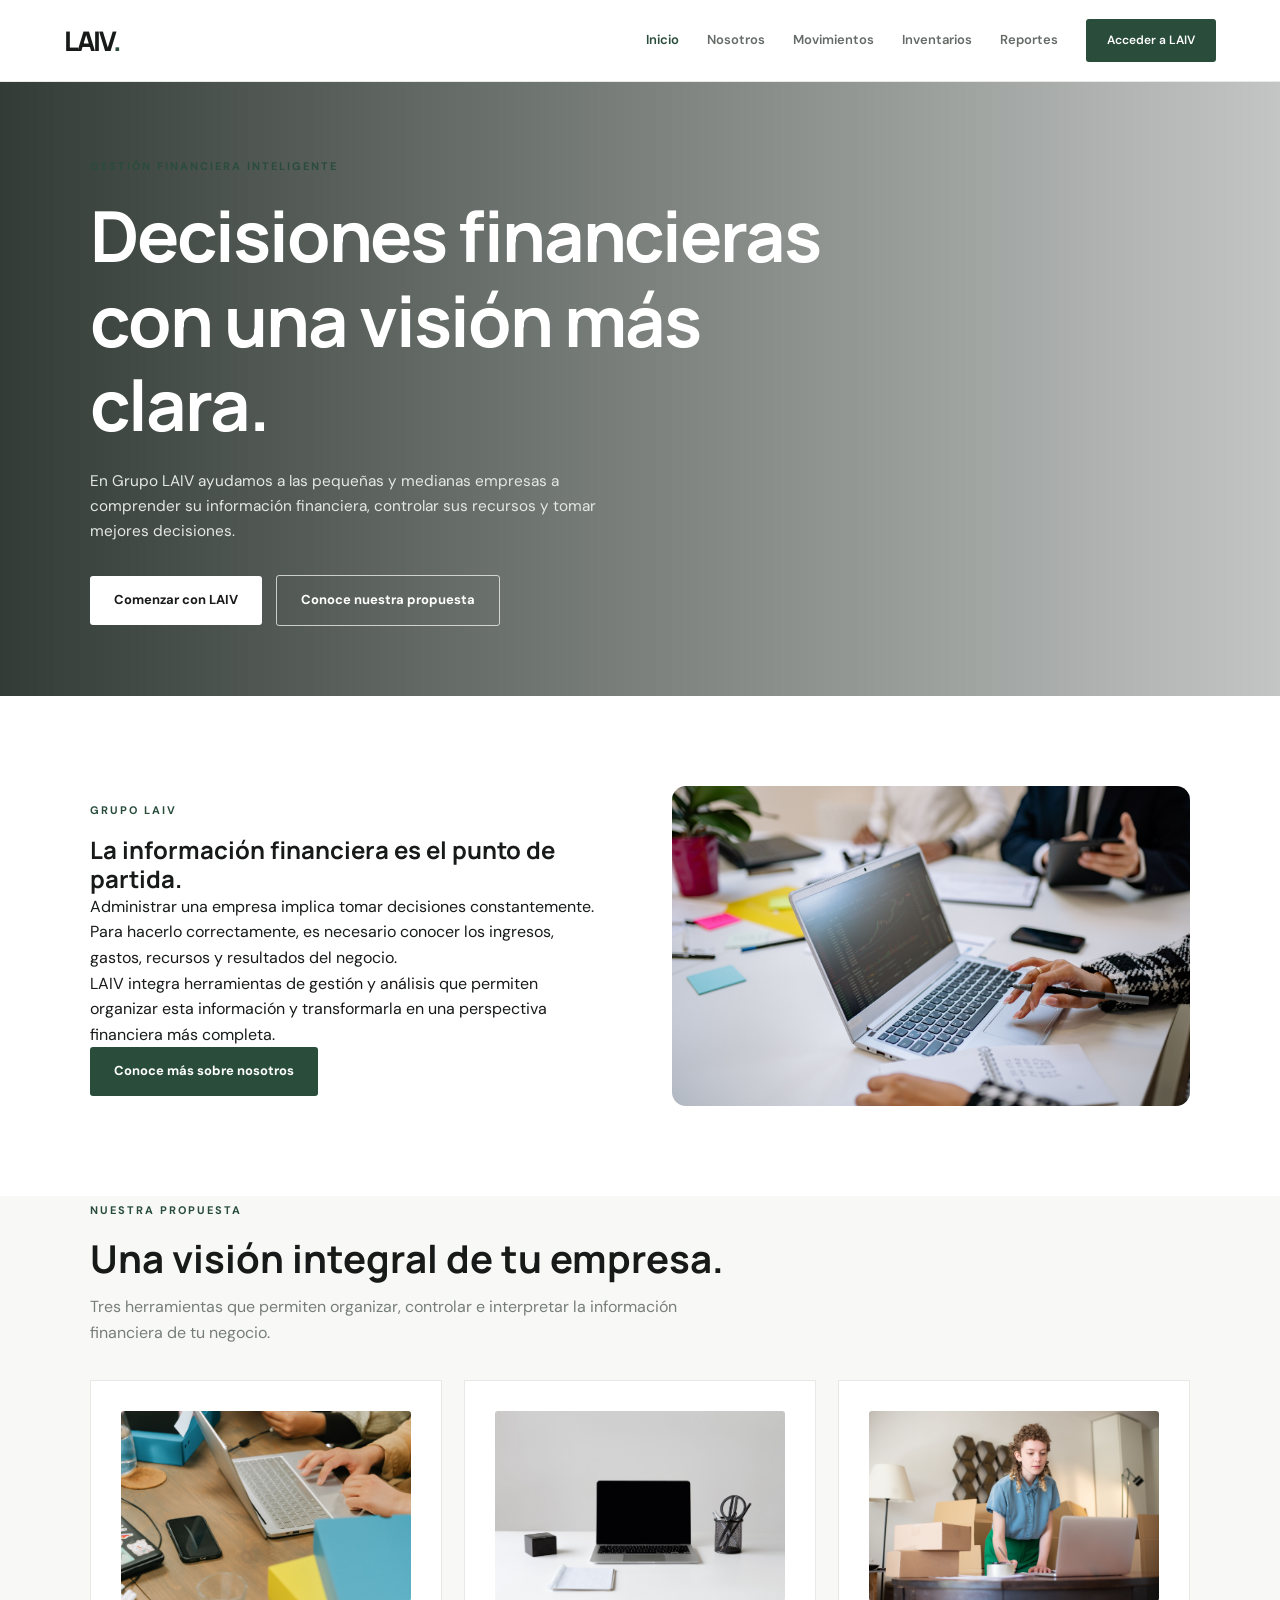
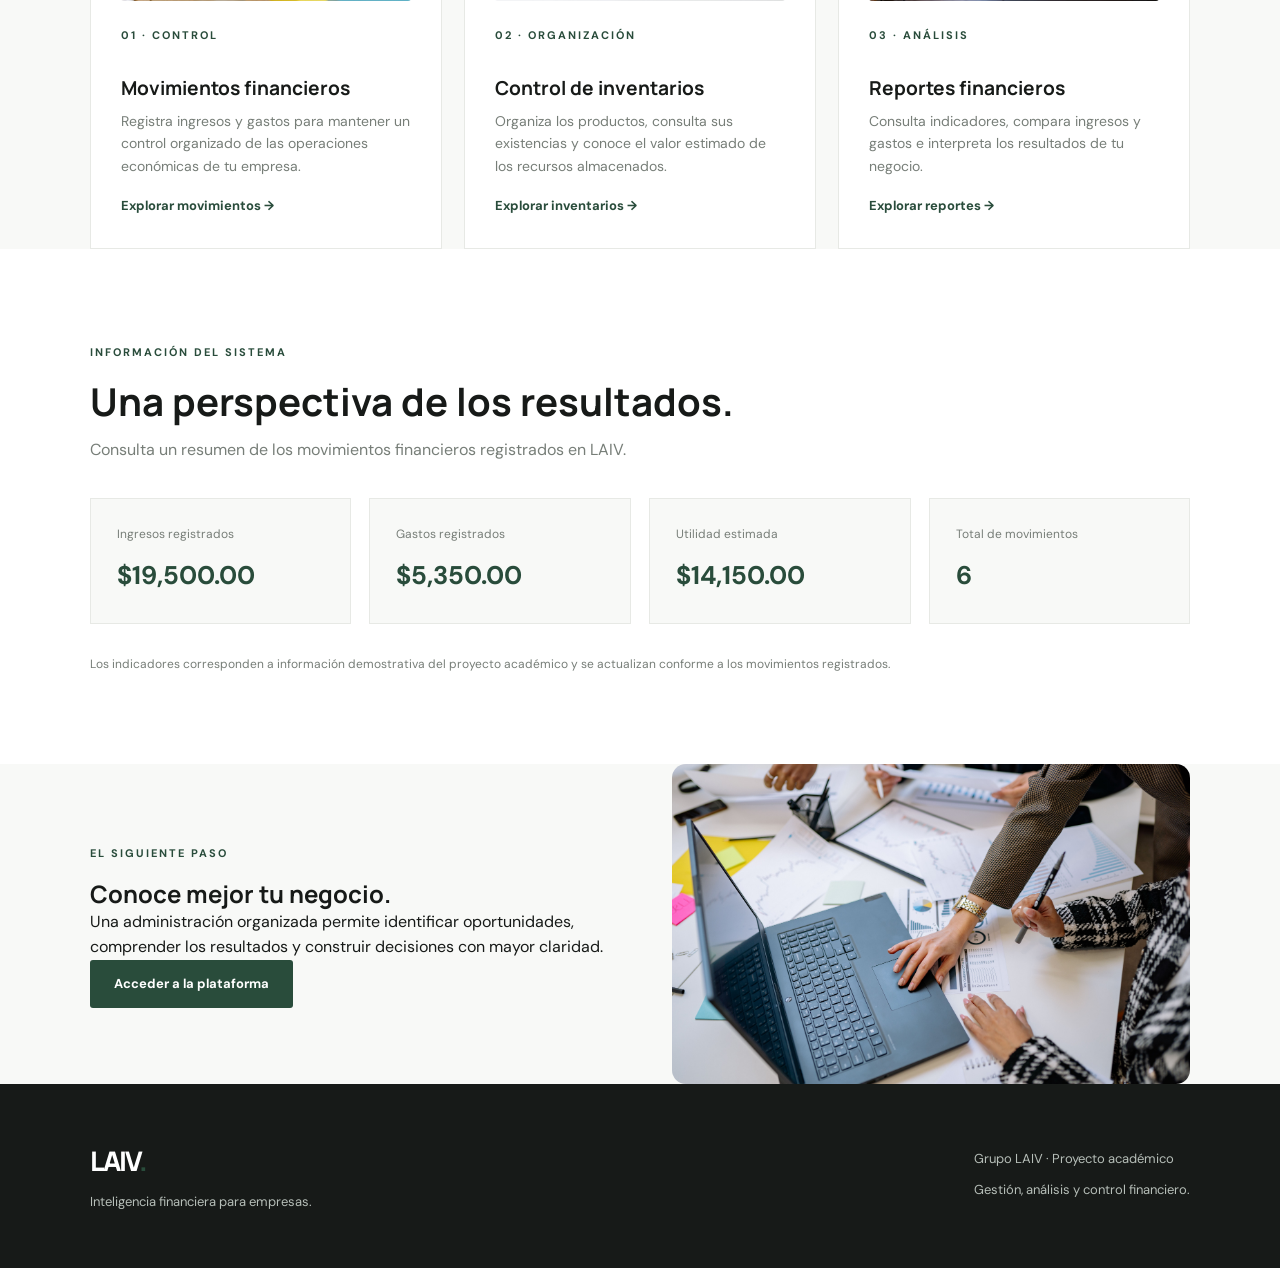
<file: LAIV-ENTREGABLE/index.html>
<!DOCTYPE html>
<html lang="es">
<head>
    <meta charset="UTF-8">
    <meta name="viewport" content="width=device-width, initial-scale=1.0">
    <meta name="description" content="Grupo LAIV: soluciones de gestión y análisis financiero para pequeñas y medianas empresas.">
    <title>Inicio | Grupo LAIV</title>

    <link rel="stylesheet" href="css/styles.css">

    <script src="js/app.js" defer></script>
    <script src="js/auth.js" defer></script>
</head>

<body>

<header class="site-header">
    <a href="index.html" class="brand">LAIV<span>.</span></a>

    <nav class="navigation">
        <a href="index.html" class="nav-link active">Inicio</a>
        <a href="historia.html" class="nav-link">Nosotros</a>
        <a href="movimientos.html" class="nav-link">Movimientos</a>
        <a href="inventarios.html" class="nav-link">Inventarios</a>
        <a href="reportes.html" class="nav-link">Reportes</a>
        <a href="login.html" class="nav-cta">Acceder a LAIV</a>
    </nav>
</header>

<main>

    <!-- PRESENTACIÓN PRINCIPAL -->
    <section class="hero">
        <div class="hero-content">
            <span class="eyebrow">Gestión financiera inteligente</span>

            <h1>
                Decisiones financieras
                con una visión más clara.
            </h1>

            <p>
                En Grupo LAIV ayudamos a las pequeñas y medianas
                empresas a comprender su información financiera,
                controlar sus recursos y tomar mejores decisiones.
            </p>

            <div class="hero-actions">
                <a href="login.html" class="button-primary">
                    Comenzar con LAIV
                </a>

                <a href="historia.html" class="button-secondary">
                    Conoce nuestra propuesta
                </a>
            </div>
        </div>
    </section>


    <!-- INTRODUCCIÓN -->
    <section class="content-section">
        <div class="section-container two-columns">

            <div>
                <span class="eyebrow">Grupo LAIV</span>

                <h2>
                    La información financiera
                    es el punto de partida.
                </h2>

                <p>
                    Administrar una empresa implica tomar decisiones
                    constantemente. Para hacerlo correctamente,
                    es necesario conocer los ingresos, gastos,
                    recursos y resultados del negocio.
                </p>

                <p>
                    LAIV integra herramientas de gestión y análisis
                    que permiten organizar esta información y
                    transformarla en una perspectiva financiera
                    más completa.
                </p>

                <a href="historia.html" class="button-primary">
                    Conoce más sobre nosotros
                </a>
            </div>

            <img
                class="section-image"
                src="assets/images/inicio-equipo.jpg"
                alt="Análisis de información financiera en una computadora"
            >

        </div>
    </section>


    <!-- PROPUESTA DE VALOR -->
    <section class="soft-section">
        <div class="section-container">

            <div class="section-heading">
                <span class="eyebrow">Nuestra propuesta</span>

                <h2>
                    Una visión integral de tu empresa.
                </h2>

                <p>
                    Tres herramientas que permiten organizar,
                    controlar e interpretar la información
                    financiera de tu negocio.
                </p>
            </div>

            <div class="feature-grid">

                <article class="feature-card">
                    <img
                        src="assets/images/movimientos-finanzas.jpg"
                        alt="Registro y análisis de movimientos financieros"
                    >

                    <div class="feature-card-content">
                        <span class="eyebrow">01 · Control</span>

                        <h3>Movimientos financieros</h3>

                        <p>
                            Registra ingresos y gastos para mantener
                            un control organizado de las operaciones
                            económicas de tu empresa.
                        </p>

                        <a href="movimientos.html">
                            Explorar movimientos →
                        </a>
                    </div>
                </article>


                <article class="feature-card">
                    <img
                        src="assets/images/inventarios-stock.jpg"
                        alt="Organización y control de inventarios"
                    >

                    <div class="feature-card-content">
                        <span class="eyebrow">02 · Organización</span>

                        <h3>Control de inventarios</h3>

                        <p>
                            Organiza los productos, consulta sus
                            existencias y conoce el valor estimado
                            de los recursos almacenados.
                        </p>

                        <a href="inventarios.html">
                            Explorar inventarios →
                        </a>
                    </div>
                </article>


                <article class="feature-card">
                    <img
                        src="assets/images/reportes-analisis.jpg"
                        alt="Visualización de indicadores y reportes"
                    >

                    <div class="feature-card-content">
                        <span class="eyebrow">03 · Análisis</span>

                        <h3>Reportes financieros</h3>

                        <p>
                            Consulta indicadores, compara ingresos
                            y gastos e interpreta los resultados
                            de tu negocio.
                        </p>

                        <a href="reportes.html">
                            Explorar reportes →
                        </a>
                    </div>
                </article>

            </div>
        </div>
    </section>


    <!-- INDICADORES -->
    <section class="content-section">
        <div class="section-container">

            <div class="section-heading">
                <span class="eyebrow">Información del sistema</span>

                <h2>
                    Una perspectiva de los resultados.
                </h2>

                <p>
                    Consulta un resumen de los movimientos
                    financieros registrados en LAIV.
                </p>
            </div>

            <div class="stats-grid">

                <article class="stat-card">
                    <span>Ingresos registrados</span>
                    <strong id="total-income">$0.00</strong>
                </article>

                <article class="stat-card">
                    <span>Gastos registrados</span>
                    <strong id="total-expenses">$0.00</strong>
                </article>

                <article class="stat-card">
                    <span>Utilidad estimada</span>
                    <strong id="total-profit">$0.00</strong>
                </article>

                <article class="stat-card">
                    <span>Total de movimientos</span>
                    <strong id="total-movements">0</strong>
                </article>

            </div>

            <p class="demo-note">
                Los indicadores corresponden a información
                demostrativa del proyecto académico y se actualizan
                conforme a los movimientos registrados.
            </p>

        </div>
    </section>


    <!-- CIERRE -->
    <section class="soft-section">
        <div class="section-container two-columns">

            <div>
                <span class="eyebrow">El siguiente paso</span>

                <h2>
                    Conoce mejor tu negocio.
                </h2>

                <p>
                    Una administración organizada permite identificar
                    oportunidades, comprender los resultados y
                    construir decisiones con mayor claridad.
                </p>

                <a href="login.html" class="button-primary">
                    Acceder a la plataforma
                </a>
            </div>

            <img
                class="section-image"
                src="assets/images/nosotros-equipo.jpg"
                alt="Equipo de trabajo colaborando en una empresa"
            >

        </div>
    </section>

</main>


<footer class="site-footer">
    <div class="footer-content">

        <div>
            <div class="brand">LAIV<span>.</span></div>
            <p>Inteligencia financiera para empresas.</p>
        </div>

        <div>
            <p>Grupo LAIV · Proyecto académico</p>
            <p>Gestión, análisis y control financiero.</p>
        </div>

    </div>
</footer>

</body>
</html>
</file>
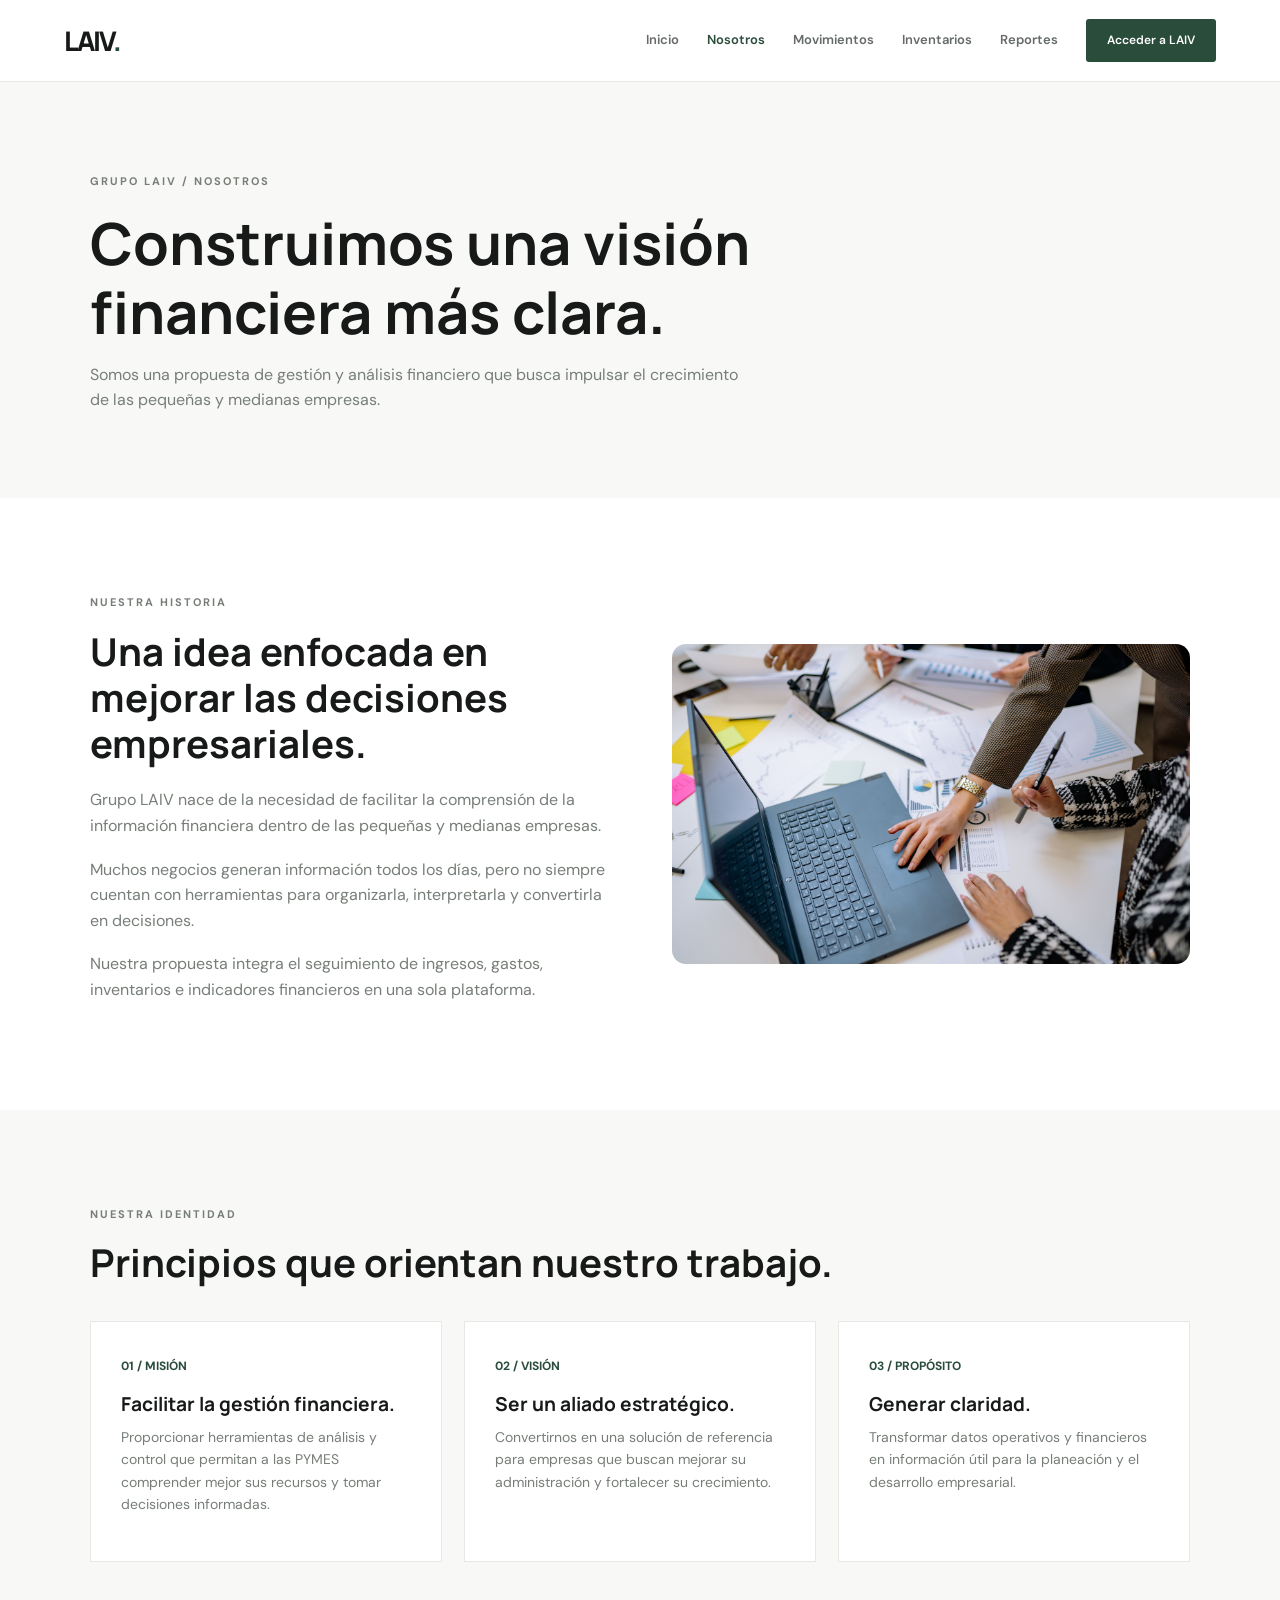
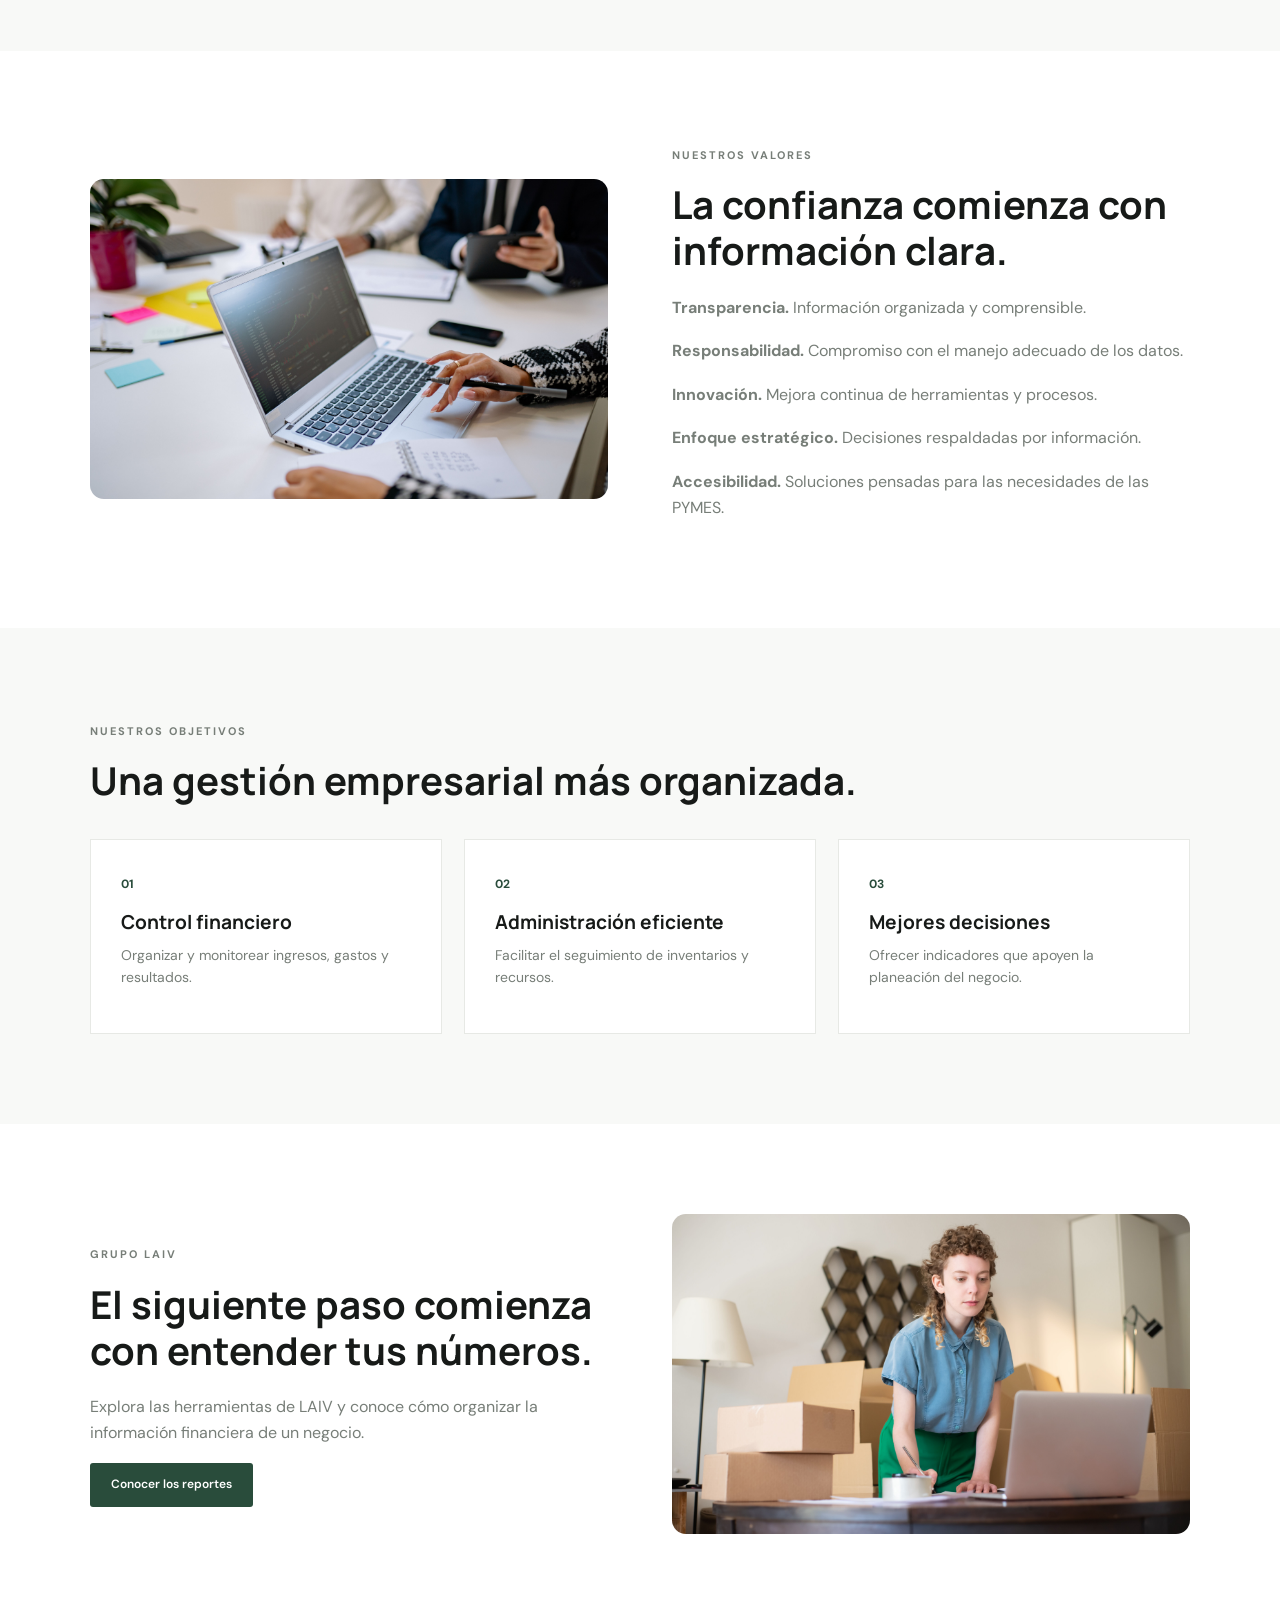
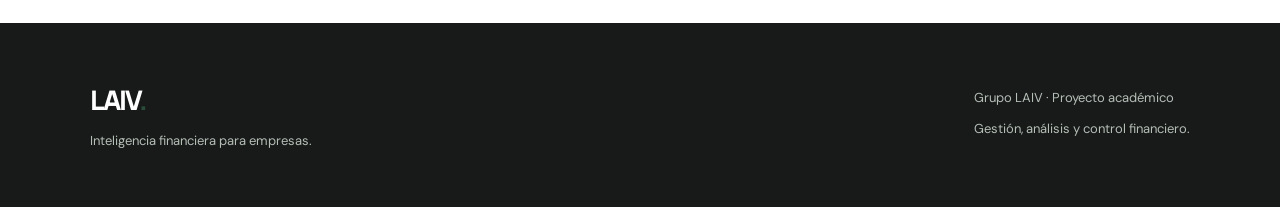
<file: LAIV-ENTREGABLE/historia.html>
<!DOCTYPE html>
<html lang="es">
<head>
    <meta charset="UTF-8">
    <meta name="viewport" content="width=device-width, initial-scale=1.0">
    <title>Nosotros | Grupo LAIV</title>
    <link rel="stylesheet" href="css/styles.css">
    <script src="js/auth.js" defer></script>
</head>
<body>

<header class="site-header">
    <a href="index.html" class="brand">LAIV<span>.</span></a>

    <nav class="navigation">
        <a href="index.html" class="nav-link">Inicio</a>
        <a href="historia.html" class="nav-link active">Nosotros</a>
        <a href="movimientos.html" class="nav-link">Movimientos</a>
        <a href="inventarios.html" class="nav-link">Inventarios</a>
        <a href="reportes.html" class="nav-link">Reportes</a>
        <a href="login.html" class="nav-cta">Acceder a LAIV</a>
    </nav>
</header>

<main class="main-content">

    <section class="page-hero">
        <div class="page-container">
            <p class="eyebrow">GRUPO LAIV / NOSOTROS</p>
            <h1>Construimos una visión financiera más clara.</h1>
            <p>
                Somos una propuesta de gestión y análisis financiero
                que busca impulsar el crecimiento de las pequeñas
                y medianas empresas.
            </p>
        </div>
    </section>

    <section class="content-section">
        <div class="page-container two-columns">
            <div class="section-copy">
                <p class="eyebrow">NUESTRA HISTORIA</p>
                <h2>Una idea enfocada en mejorar las decisiones empresariales.</h2>

                <p>
                    Grupo LAIV nace de la necesidad de facilitar la
                    comprensión de la información financiera dentro
                    de las pequeñas y medianas empresas.
                </p>

                <p>
                    Muchos negocios generan información todos los días,
                    pero no siempre cuentan con herramientas para
                    organizarla, interpretarla y convertirla en decisiones.
                </p>

                <p>
                    Nuestra propuesta integra el seguimiento de ingresos,
                    gastos, inventarios e indicadores financieros en
                    una sola plataforma.
                </p>
            </div>

            <img
                class="section-image"
                src="assets/images/nosotros-equipo.jpg"
                alt="Equipo profesional colaborando en una oficina">
        </div>
    </section>

    <section class="content-section soft-section">
        <div class="page-container">
            <div class="section-heading">
                <p class="eyebrow">NUESTRA IDENTIDAD</p>
                <h2>Principios que orientan nuestro trabajo.</h2>
            </div>

            <div class="feature-grid">
                <article class="feature-card">
                    <span class="feature-number">01 / MISIÓN</span>
                    <h3>Facilitar la gestión financiera.</h3>
                    <p>
                        Proporcionar herramientas de análisis y control
                        que permitan a las PYMES comprender mejor sus
                        recursos y tomar decisiones informadas.
                    </p>
                </article>

                <article class="feature-card">
                    <span class="feature-number">02 / VISIÓN</span>
                    <h3>Ser un aliado estratégico.</h3>
                    <p>
                        Convertirnos en una solución de referencia para
                        empresas que buscan mejorar su administración
                        y fortalecer su crecimiento.
                    </p>
                </article>

                <article class="feature-card">
                    <span class="feature-number">03 / PROPÓSITO</span>
                    <h3>Generar claridad.</h3>
                    <p>
                        Transformar datos operativos y financieros
                        en información útil para la planeación
                        y el desarrollo empresarial.
                    </p>
                </article>
            </div>
        </div>
    </section>

    <section class="content-section">
        <div class="page-container two-columns">
            <img
                class="section-image"
                src="assets/images/inicio-equipo.jpg"
                alt="Equipo de trabajo planeando estrategias">

            <div class="section-copy">
                <p class="eyebrow">NUESTROS VALORES</p>
                <h2>La confianza comienza con información clara.</h2>

                <p><strong>Transparencia.</strong> Información organizada y comprensible.</p>

                <p><strong>Responsabilidad.</strong> Compromiso con el manejo adecuado de los datos.</p>

                <p><strong>Innovación.</strong> Mejora continua de herramientas y procesos.</p>

                <p><strong>Enfoque estratégico.</strong> Decisiones respaldadas por información.</p>

                <p><strong>Accesibilidad.</strong> Soluciones pensadas para las necesidades de las PYMES.</p>
            </div>
        </div>
    </section>

    <section class="content-section soft-section">
        <div class="page-container">
            <div class="section-heading">
                <p class="eyebrow">NUESTROS OBJETIVOS</p>
                <h2>Una gestión empresarial más organizada.</h2>
            </div>

            <div class="feature-grid">
                <article class="feature-card">
                    <span class="feature-number">01</span>
                    <h3>Control financiero</h3>
                    <p>Organizar y monitorear ingresos, gastos y resultados.</p>
                </article>

                <article class="feature-card">
                    <span class="feature-number">02</span>
                    <h3>Administración eficiente</h3>
                    <p>Facilitar el seguimiento de inventarios y recursos.</p>
                </article>

                <article class="feature-card">
                    <span class="feature-number">03</span>
                    <h3>Mejores decisiones</h3>
                    <p>Ofrecer indicadores que apoyen la planeación del negocio.</p>
                </article>
            </div>
        </div>
    </section>

    <section class="content-section">
        <div class="page-container two-columns">
            <div class="section-copy">
                <p class="eyebrow">GRUPO LAIV</p>
                <h2>El siguiente paso comienza con entender tus números.</h2>
                <p>
                    Explora las herramientas de LAIV y conoce cómo
                    organizar la información financiera de un negocio.
                </p>
                <a href="reportes.html" class="nav-cta">Conocer los reportes</a>
            </div>

            <img
                class="section-image"
                src="assets/images/reportes-analisis.jpg"
                alt="Análisis de información empresarial en una computadora">
        </div>
    </section>

</main>

<footer class="site-footer">
    <div class="footer-content">
        <div>
            <div class="brand">LAIV<span>.</span></div>
            <p>Inteligencia financiera para empresas.</p>
        </div>
        <div>
            <p>Grupo LAIV · Proyecto académico</p>
            <p>Gestión, análisis y control financiero.</p>
        </div>
    </div>
</footer>

</body>
</html>
</file>
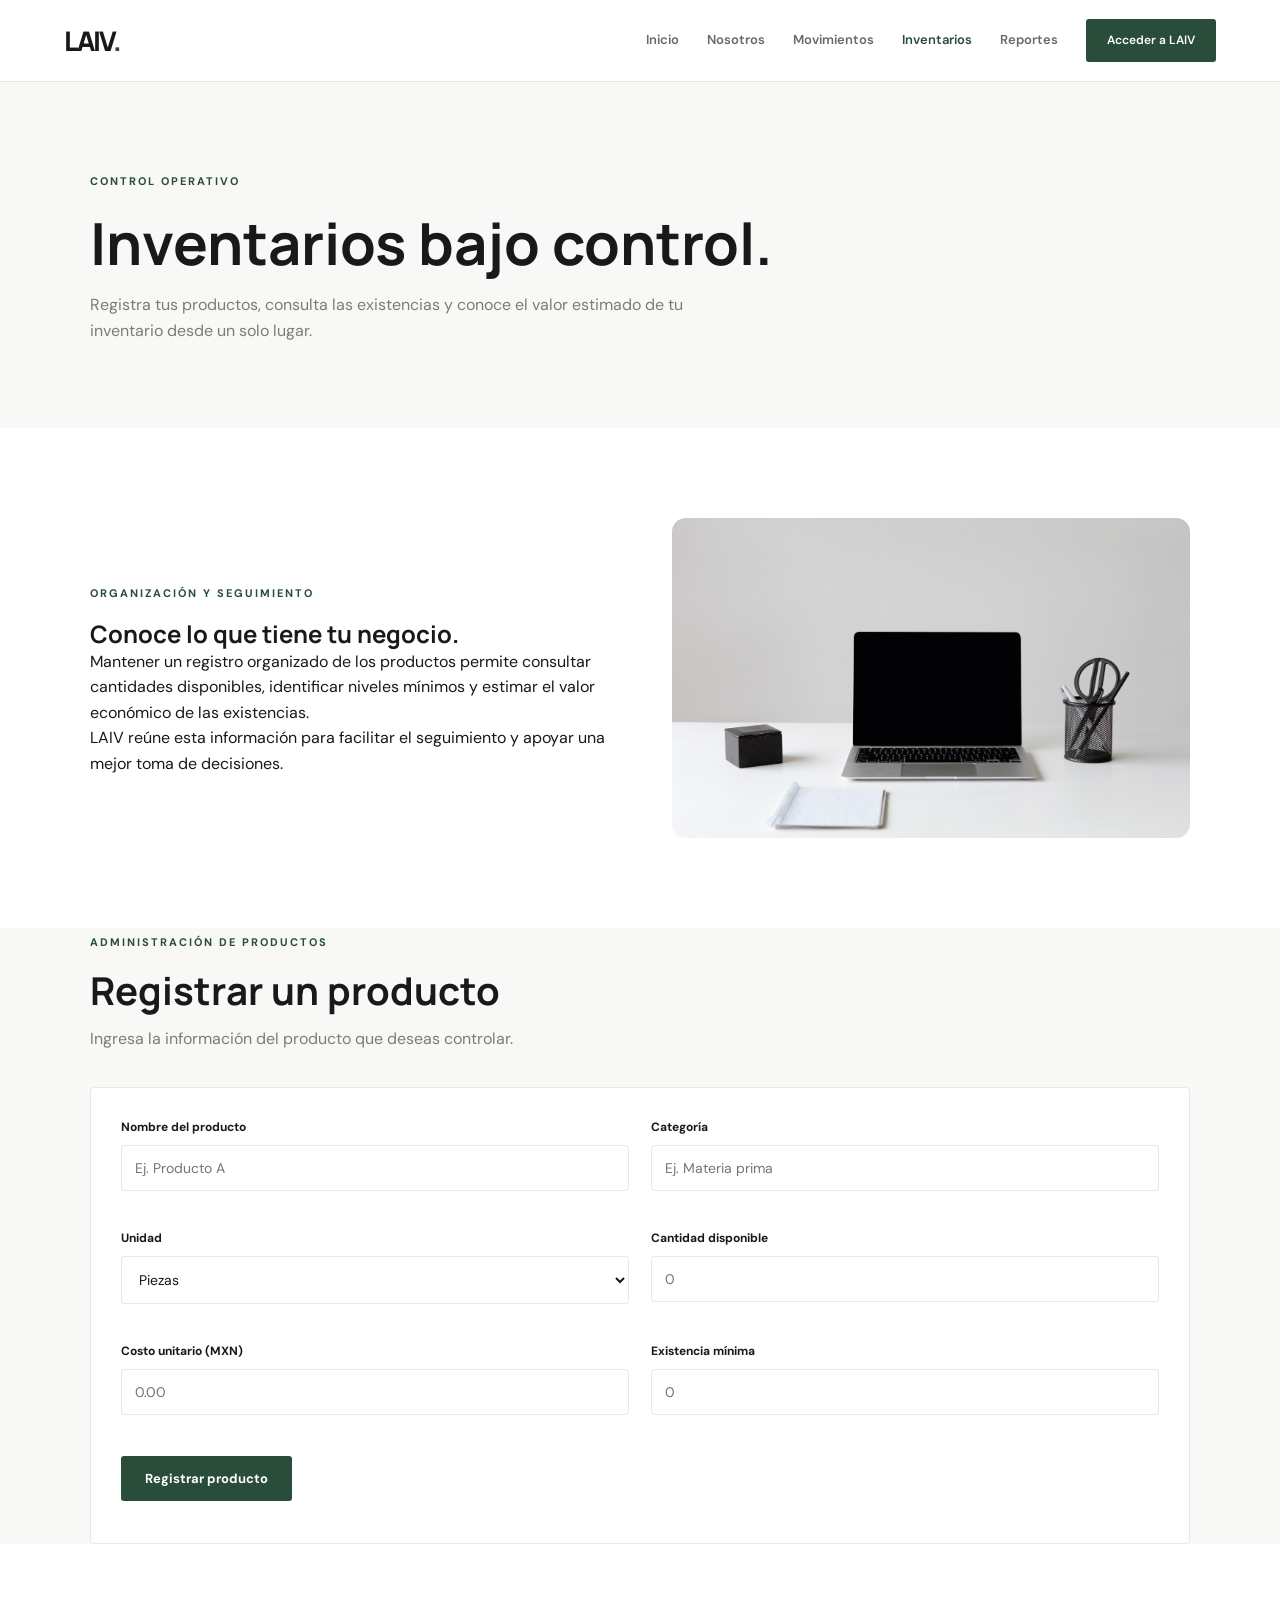
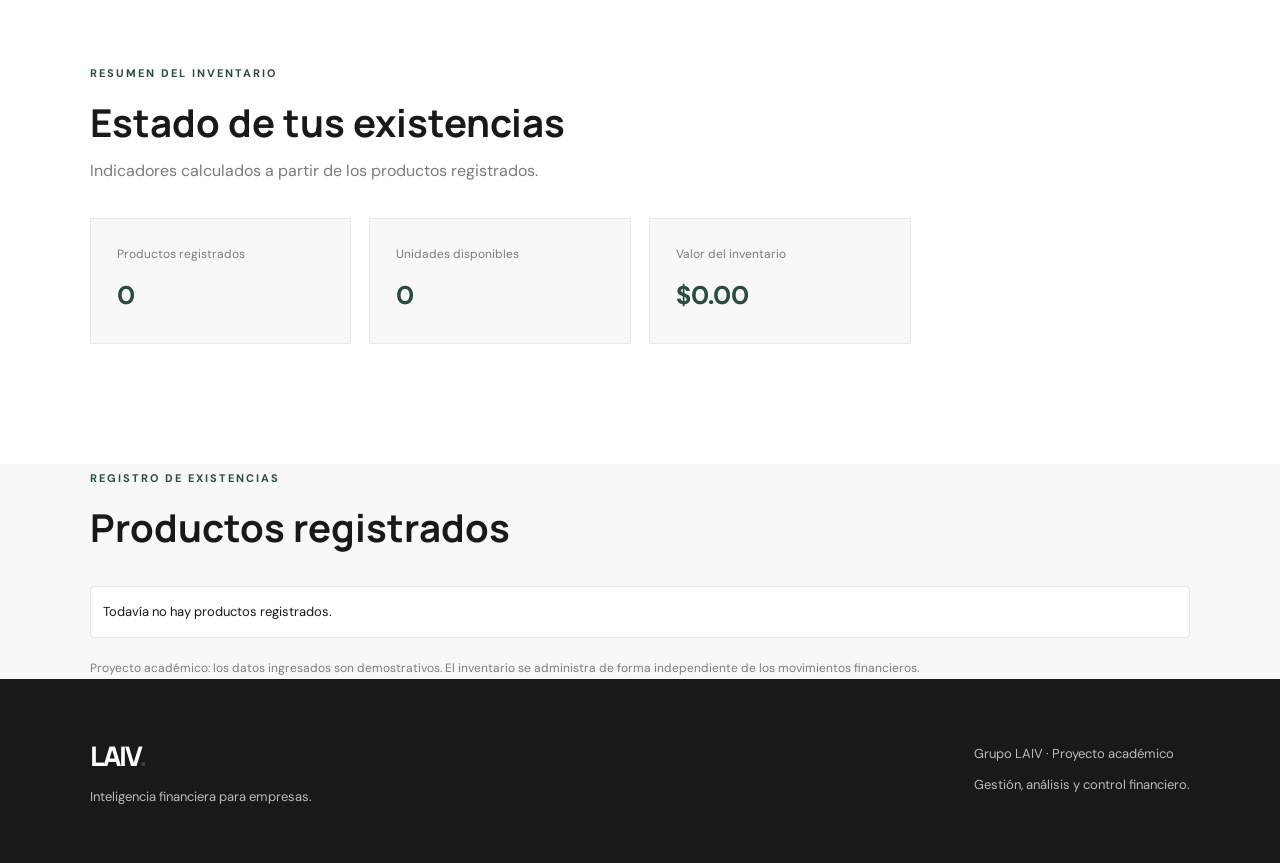
<file: LAIV-ENTREGABLE/inventarios.html>
<!DOCTYPE html>
<html lang="es">
<head>
    <meta charset="UTF-8">
    <meta name="viewport" content="width=device-width, initial-scale=1.0">
    <title>Inventarios | Grupo LAIV</title>
    <link rel="stylesheet" href="css/styles.css">

    <script src="js/app.js" defer></script>
    <script src="js/auth.js" defer></script>
    <script src="js/inventarios.js" defer></script>
</head>
<body>

<header class="site-header">
    <a href="index.html" class="brand">LAIV<span>.</span></a>
    <nav class="navigation">
        <a href="index.html" class="nav-link">Inicio</a>
        <a href="historia.html" class="nav-link">Nosotros</a>
        <a href="movimientos.html" class="nav-link">Movimientos</a>
        <a href="inventarios.html" class="nav-link active">Inventarios</a>
        <a href="reportes.html" class="nav-link">Reportes</a>
        <a href="login.html" class="nav-cta">Acceder a LAIV</a>
    </nav>
</header>

<main>
    <section class="page-hero">
        <div class="section-container">
            <span class="eyebrow">Control operativo</span>
            <h1>Inventarios bajo control.</h1>
            <p>
                Registra tus productos, consulta las existencias y conoce
                el valor estimado de tu inventario desde un solo lugar.
            </p>
        </div>
    </section>

    <section class="content-section">
        <div class="section-container two-columns">
            <div>
                <span class="eyebrow">Organización y seguimiento</span>
                <h2>Conoce lo que tiene tu negocio.</h2>
                <p>
                    Mantener un registro organizado de los productos permite
                    consultar cantidades disponibles, identificar niveles
                    mínimos y estimar el valor económico de las existencias.
                </p>
                <p>
                    LAIV reúne esta información para facilitar el seguimiento
                    y apoyar una mejor toma de decisiones.
                </p>
            </div>
            <img
                class="section-image"
                src="assets/images/inventarios-stock.jpg"
                alt="Almacén organizado con productos en estanterías"
            >
        </div>
    </section>

    <section class="soft-section">
        <div class="section-container">
            <div class="section-heading">
                <span class="eyebrow">Administración de productos</span>
                <h2>Registrar un producto</h2>
                <p>Ingresa la información del producto que deseas controlar.</p>
            </div>

            <form id="inventory-form" class="data-form">
                <div class="form-grid">
                    <div class="form-group">
                        <label for="product-name">Nombre del producto</label>
                        <input type="text" id="product-name" required
                               placeholder="Ej. Producto A">
                    </div>

                    <div class="form-group">
                        <label for="product-category">Categoría</label>
                        <input type="text" id="product-category" required
                               placeholder="Ej. Materia prima">
                    </div>

                    <div class="form-group">
                        <label for="product-unit">Unidad</label>
                        <select id="product-unit" required>
                            <option value="Piezas">Piezas</option>
                            <option value="Kilogramos">Kilogramos</option>
                            <option value="Litros">Litros</option>
                            <option value="Cajas">Cajas</option>
                            <option value="Paquetes">Paquetes</option>
                        </select>
                    </div>

                    <div class="form-group">
                        <label for="product-quantity">Cantidad disponible</label>
                        <input type="number" id="product-quantity" min="0"
                               step="0.01" required placeholder="0">
                    </div>

                    <div class="form-group">
                        <label for="product-cost">Costo unitario (MXN)</label>
                        <input type="number" id="product-cost" min="0"
                               step="0.01" required placeholder="0.00">
                    </div>

                    <div class="form-group">
                        <label for="product-minimum">Existencia mínima</label>
                        <input type="number" id="product-minimum" min="0"
                               step="0.01" required placeholder="0">
                    </div>
                </div>

                <button type="submit" class="button-primary">
                    Registrar producto
                </button>

                <p id="inventory-message" class="form-message"></p>
            </form>
        </div>
    </section>

    <section class="content-section">
        <div class="section-container">
            <div class="section-heading">
                <span class="eyebrow">Resumen del inventario</span>
                <h2>Estado de tus existencias</h2>
                <p>Indicadores calculados a partir de los productos registrados.</p>
            </div>

            <div class="stats-grid">
                <article class="stat-card">
                    <span>Productos registrados</span>
                    <strong id="product-count">0</strong>
                </article>

                <article class="stat-card">
                    <span>Unidades disponibles</span>
                    <strong id="total-units">0</strong>
                </article>

                <article class="stat-card">
                    <span>Valor del inventario</span>
                    <strong id="inventory-value">$0.00</strong>
                </article>
            </div>
        </div>
    </section>

    <section class="soft-section">
        <div class="section-container">
            <div class="section-heading">
                <span class="eyebrow">Registro de existencias</span>
                <h2>Productos registrados</h2>
            </div>

            <div class="table-container">
                <table class="data-table" id="inventory-table">
                    <thead>
                        <tr>
                            <th>Producto</th>
                            <th>Categoría</th>
                            <th>Unidad</th>
                            <th>Existencias</th>
                            <th>Costo unitario</th>
                            <th>Valor total</th>
                            <th>Estado</th>
                            <th>Acción</th>
                        </tr>
                    </thead>
                    <tbody>
                        <!-- Los productos se generan desde JavaScript -->
                    </tbody>
                </table>
            </div>

            <p class="demo-note">
                Proyecto académico: los datos ingresados son demostrativos.
                El inventario se administra de forma independiente de los
                movimientos financieros.
            </p>
        </div>
    </section>
</main>

<footer class="site-footer">
    <div class="footer-content">
        <div>
            <div class="brand">LAIV<span>.</span></div>
            <p>Inteligencia financiera para empresas.</p>
        </div>
        <div>
            <p>Grupo LAIV · Proyecto académico</p>
            <p>Gestión, análisis y control financiero.</p>
        </div>
    </div>
</footer>

</body>
</html>
</file>
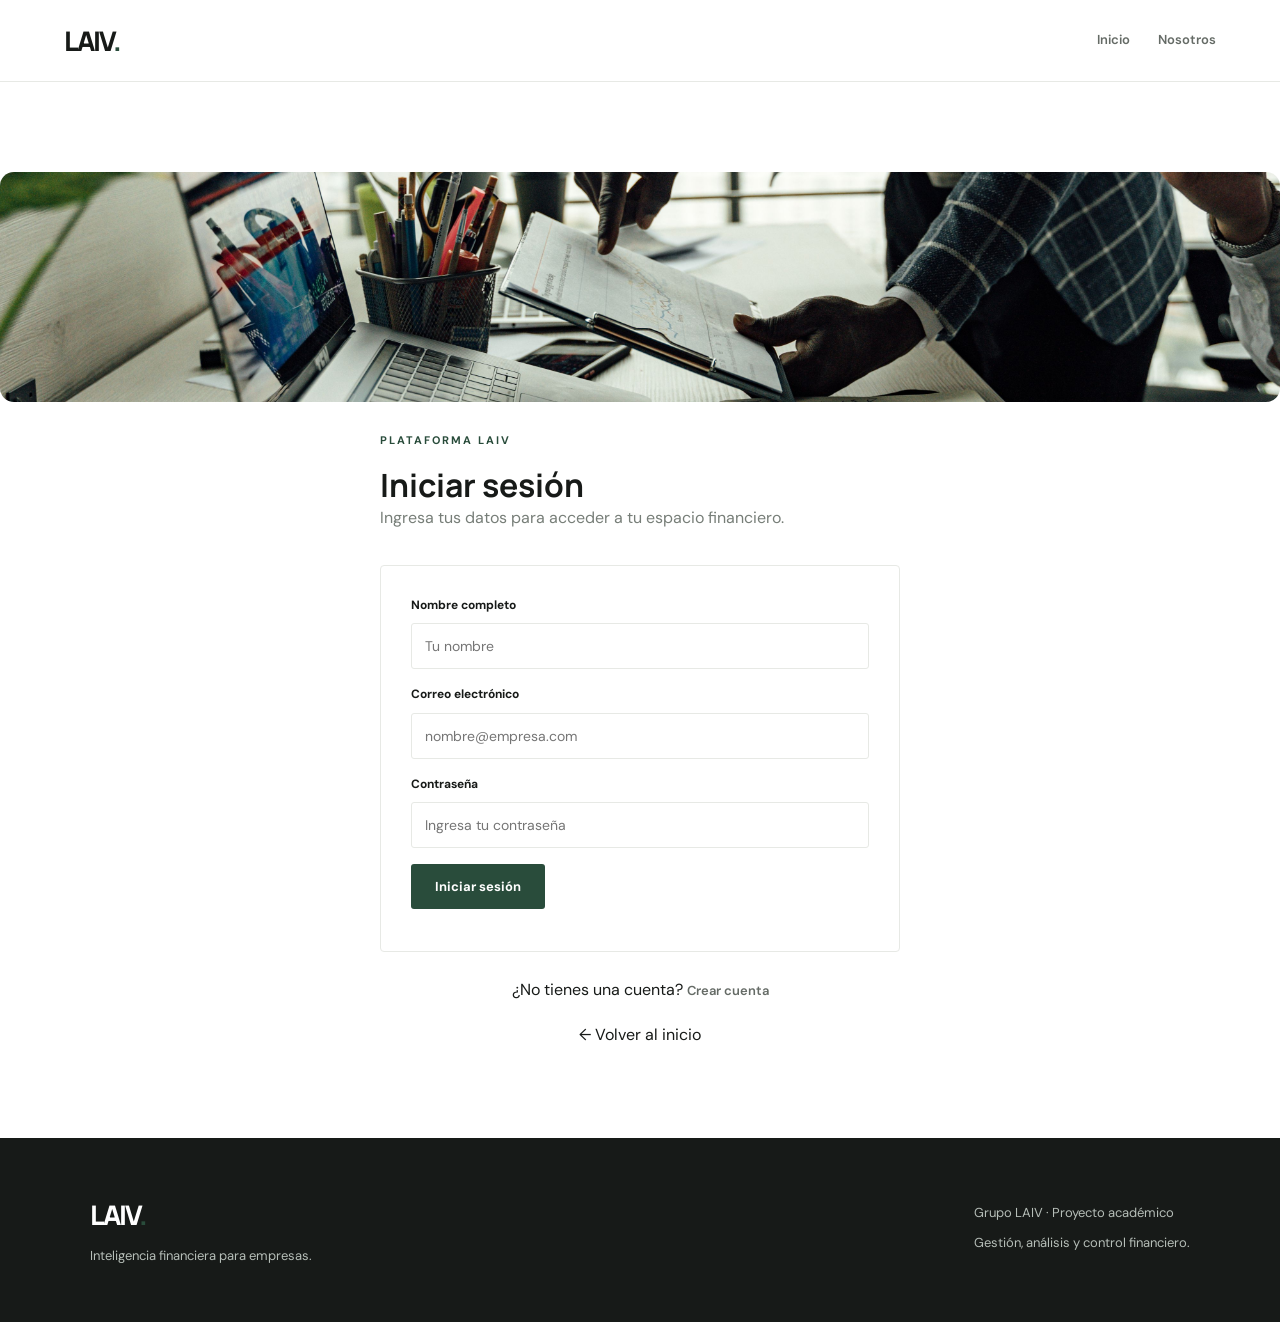
<file: LAIV-ENTREGABLE/login.html>
<!DOCTYPE html>
<html lang="es">
<head>
    <meta charset="UTF-8">
    <meta name="viewport" content="width=device-width, initial-scale=1.0">
    <title>Acceso | Grupo LAIV</title>
    <link rel="stylesheet" href="css/styles.css">
    <script src="js/auth.js" defer></script>
</head>
<body>

<header class="site-header">
    <a href="index.html" class="brand">LAIV<span>.</span></a>
    <nav class="navigation">
        <a href="index.html" class="nav-link">Inicio</a>
        <a href="historia.html" class="nav-link">Nosotros</a>
    </nav>
</header>

<main class="content-section">
        <img
                    src="assets/images/acceso-oficina.jpg"
                    alt="Espacio de trabajo profesional"
                    class="login-image"
                >
    <div class="section-container" style="max-width: 520px;">
        <div class="section-heading">
            <span class="eyebrow">Plataforma LAIV</span>
            <h1 id="form-title">Iniciar sesión</h1>
            <p id="form-description">
                Ingresa tus datos para acceder a tu espacio financiero.
            </p>
        </div>

        <form id="auth-form" class="data-form">
            <div class="form-group" id="name-group" hidden>
                <label for="name">Nombre completo</label>
                <input type="text" id="name" placeholder="Tu nombre">
            </div>

            <div class="form-group">
                <label for="email">Correo electrónico</label>
                <input type="email" id="email"
                       placeholder="nombre@empresa.com" required>
            </div>

            <div class="form-group">
                <label for="password">Contraseña</label>
                <input type="password" id="password"
                       placeholder="Ingresa tu contraseña"
                       minlength="6" required>
            </div>

            <button type="submit" class="button-primary" id="submit-button">
                Iniciar sesión
            </button>

            <p id="auth-message" class="form-message"></p>
        </form>

        <p style="text-align:center; margin-top:22px;">
            <span id="toggle-text">¿No tienes una cuenta?</span>
            <button type="button" id="toggle-mode"
                    class="nav-link"
                    style="border:0; background:none; cursor:pointer;">
                Crear cuenta
            </button>
        </p>

        <p style="text-align:center; margin-top:20px;">
            <a href="index.html">← Volver al inicio</a>
        </p>
    </div>
</main>

<footer class="site-footer">
    <div class="footer-content">
        <div>
            <div class="brand">LAIV<span>.</span></div>
            <p>Inteligencia financiera para empresas.</p>
        </div>
        <div>
            <p>Grupo LAIV · Proyecto académico</p>
            <p>Gestión, análisis y control financiero.</p>
        </div>
    </div>
</footer>

</body>
</html>
</file>
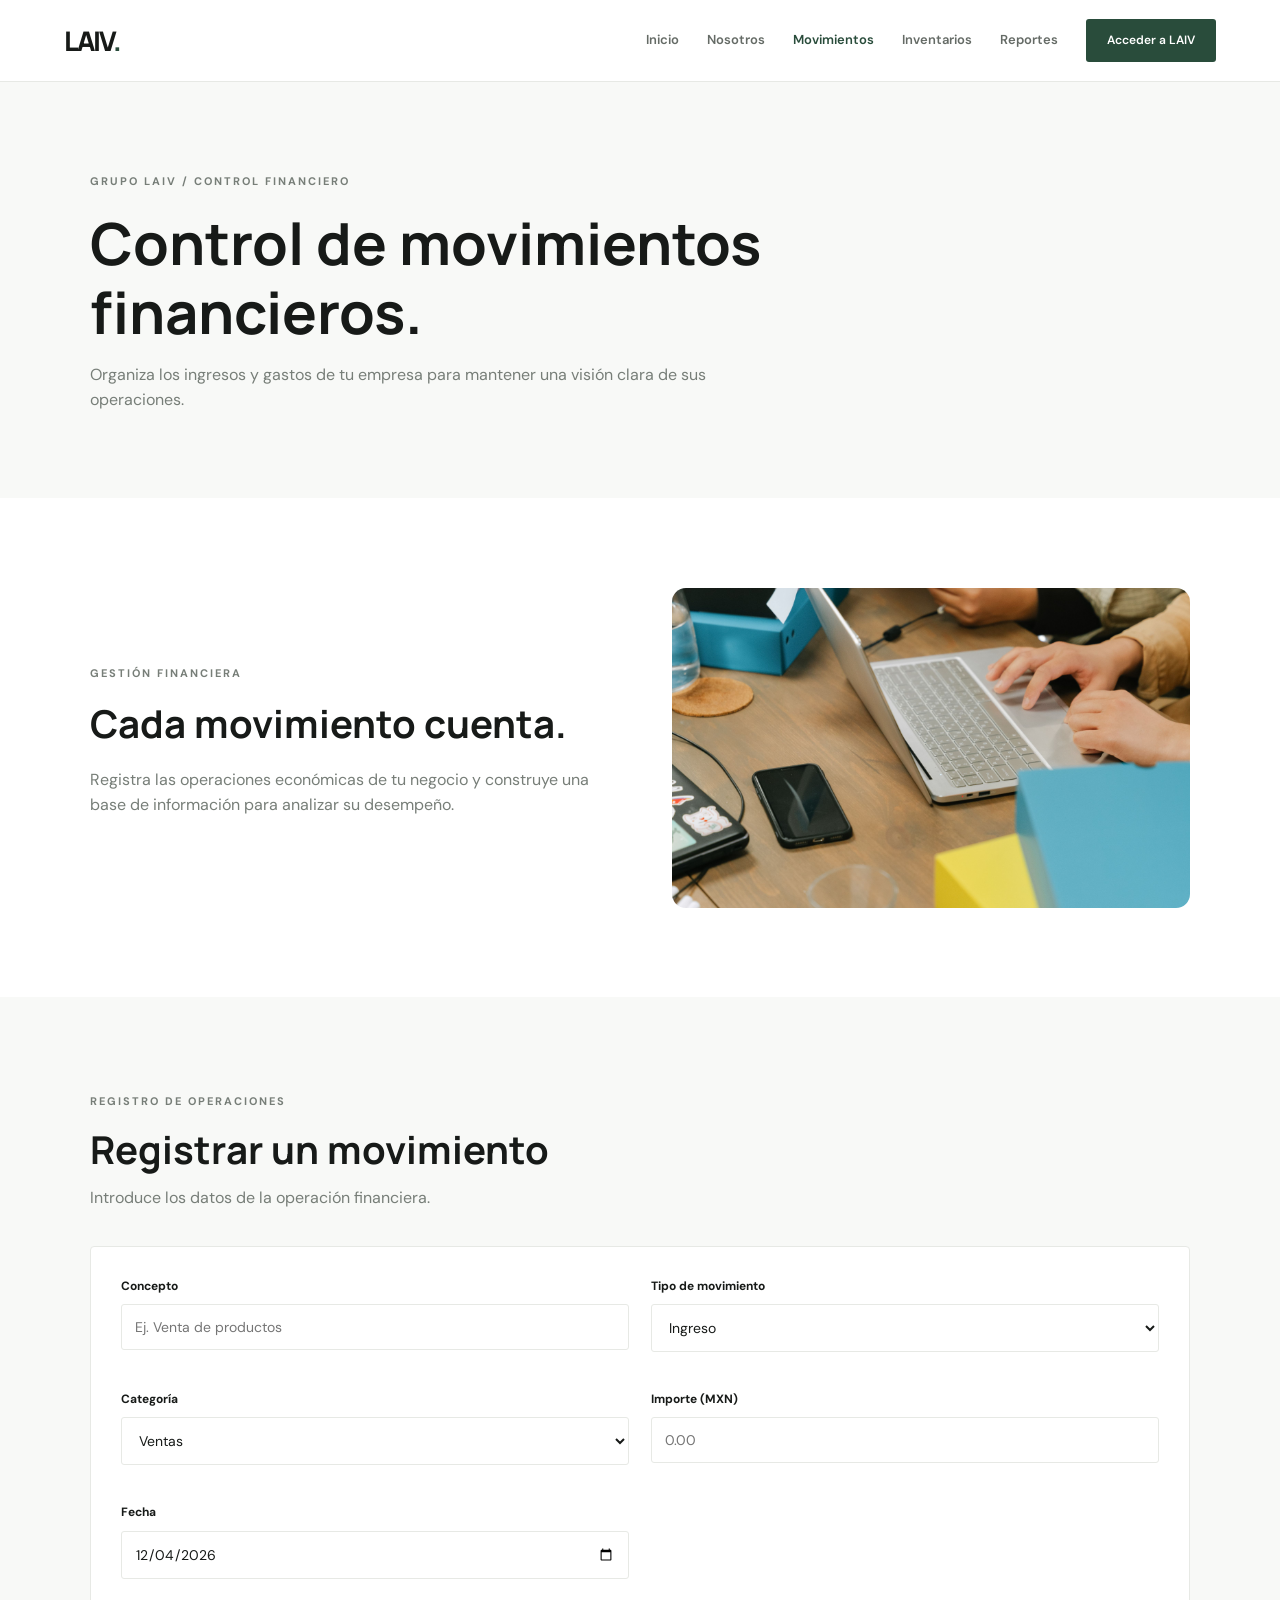
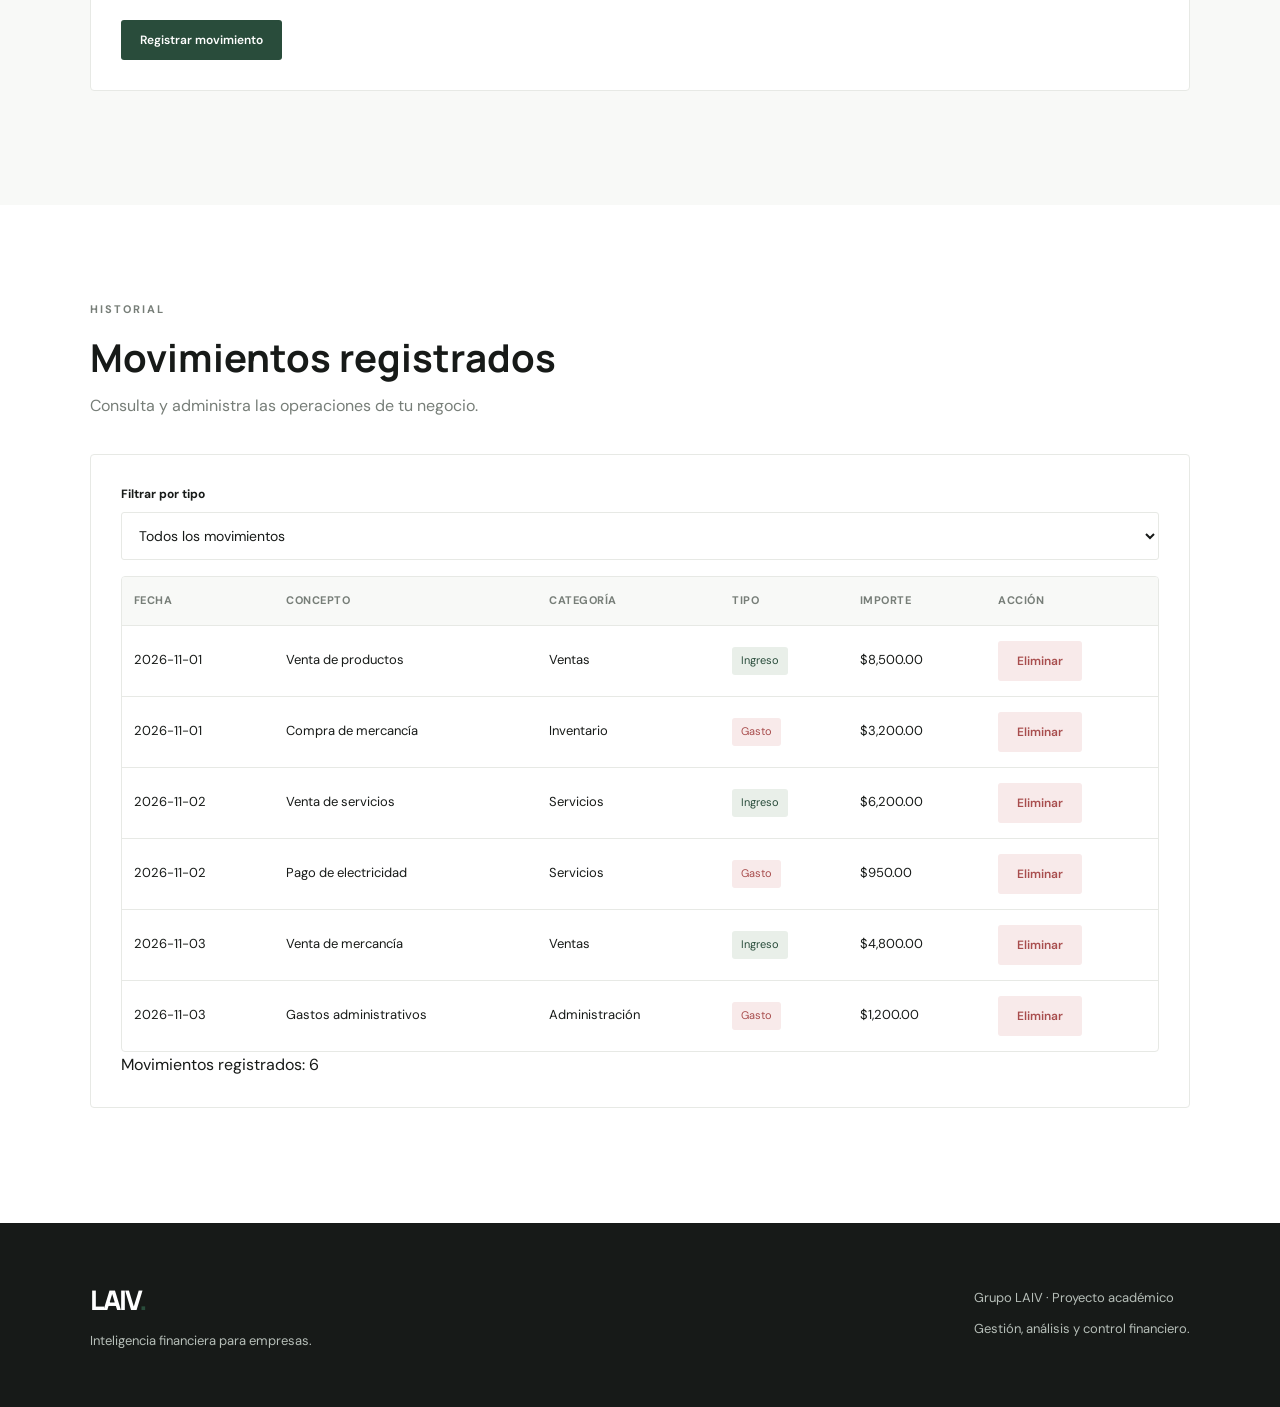
<file: LAIV-ENTREGABLE/movimientos.html>
<!DOCTYPE html>
<html lang="es">
<head>
    <meta charset="UTF-8">
    <meta name="viewport" content="width=device-width, initial-scale=1.0">
    <title>Movimientos | Grupo LAIV</title>
    <link rel="stylesheet" href="css/styles.css">

    <script src="js/app.js" defer></script>
    <script src="js/auth.js" defer></script>
    <script src="js/movimientos.js" defer></script>
</head>
<body>

<header class="site-header">
    <a href="index.html" class="brand">LAIV<span>.</span></a>

    <nav class="navigation">
        <a href="index.html" class="nav-link">Inicio</a>
        <a href="historia.html" class="nav-link">Nosotros</a>
        <a href="movimientos.html" class="nav-link active">Movimientos</a>
        <a href="inventarios.html" class="nav-link">Inventarios</a>
        <a href="reportes.html" class="nav-link">Reportes</a>
        <a href="login.html" class="nav-cta">Acceder a LAIV</a>
    </nav>
</header>

<main class="main-content">

    <section class="page-hero">
        <div class="page-container">
            <p class="eyebrow">GRUPO LAIV / CONTROL FINANCIERO</p>
            <h1>Control de movimientos financieros.</h1>
            <p>
                Organiza los ingresos y gastos de tu empresa
                para mantener una visión clara de sus operaciones.
            </p>
        </div>
    </section>

    <section class="content-section">
        <div class="page-container">
            <div class="two-columns">
                <div class="section-copy">
                    <p class="eyebrow">GESTIÓN FINANCIERA</p>
                    <h2>Cada movimiento cuenta.</h2>
                    <p>
                        Registra las operaciones económicas de tu negocio
                        y construye una base de información para analizar
                        su desempeño.
                    </p>
                </div>

                <img
                    class="section-image"
                    src="assets/images/movimientos-finanzas.jpg"
                    alt="Documentos y calculadora para análisis financiero">
            </div>
        </div>
    </section>

    <section class="content-section soft-section">
        <div class="page-container">
            <div class="section-heading">
                <p class="eyebrow">REGISTRO DE OPERACIONES</p>
                <h2>Registrar un movimiento</h2>
                <p>Introduce los datos de la operación financiera.</p>
            </div>

            <div class="form-container">
                <form id="movement-form">
                    <div class="form-grid">
                        <div class="form-group">
                            <label for="movement-description">Concepto</label>
                            <input
                                type="text"
                                id="movement-description"
                                placeholder="Ej. Venta de productos"
                                required>
                        </div>

                        <div class="form-group">
                            <label for="movement-type">Tipo de movimiento</label>
                            <select id="movement-type" required>
                                <option value="income">Ingreso</option>
                                <option value="expense">Gasto</option>
                            </select>
                        </div>

                        <div class="form-group">
                            <label for="movement-category">Categoría</label>
                            <select id="movement-category" required>
                                <option value="Ventas">Ventas</option>
                                <option value="Servicios">Servicios</option>
                                <option value="Inventario">Inventario</option>
                                <option value="Administración">Administración</option>
                                <option value="Nómina">Nómina</option>
                                <option value="Otros">Otros</option>
                            </select>
                        </div>

                        <div class="form-group">
                            <label for="movement-amount">Importe (MXN)</label>
                            <input
                                type="number"
                                id="movement-amount"
                                min="0.01"
                                step="0.01"
                                placeholder="0.00"
                                required>
                        </div>

                        <div class="form-group">
                            <label for="movement-date">Fecha</label>
                            <input type="date" id="movement-date" required>
                        </div>
                    </div>

                    <button type="submit" class="btn-primary">
                        Registrar movimiento
                    </button>

                    <p id="form-message" role="status" aria-live="polite"></p>
                </form>
            </div>
        </div>
    </section>

    <section class="content-section">
        <div class="page-container">
            <div class="section-heading">
                <p class="eyebrow">HISTORIAL</p>
                <h2>Movimientos registrados</h2>
                <p>Consulta y administra las operaciones de tu negocio.</p>
            </div>

            <div class="panel">
                <div class="form-group">
                    <label for="movement-filter">Filtrar por tipo</label>
                    <select id="movement-filter">
                        <option value="all">Todos los movimientos</option>
                        <option value="income">Ingresos</option>
                        <option value="expense">Gastos</option>
                    </select>
                </div>

                <div class="table-responsive">
                    <table class="table">
                        <thead>
                            <tr>
                                <th>Fecha</th>
                                <th>Concepto</th>
                                <th>Categoría</th>
                                <th>Tipo</th>
                                <th>Importe</th>
                                <th>Acción</th>
                            </tr>
                        </thead>

                        <tbody id="movements-table"></tbody>
                    </table>
                </div>

                <p id="movement-count"></p>
            </div>
        </div>
    </section>

</main>

<footer class="site-footer">
    <div class="footer-content">
        <div>
            <div class="brand">LAIV<span>.</span></div>
            <p>Inteligencia financiera para empresas.</p>
        </div>

        <div>
            <p>Grupo LAIV · Proyecto académico</p>
            <p>Gestión, análisis y control financiero.</p>
        </div>
    </div>
</footer>

</body>
</html>
</file>
<file: LAIV-ENTREGABLE/css/styles.css>
@import url('https://fonts.googleapis.com/css2?family=DM+Sans:wght@400;500;600;700&family=Manrope:wght@400;500;600;700;800&display=swap');

/* =================================
   1. VARIABLES Y CONFIGURACIÓN
================================= */

:root {
    --black: #171a18;
    --green: #294c3b;
    --green-light: #e9efe9;
    --white: #ffffff;
    --background: #f8f9f7;
    --gray: #777e78;
    --border: #e7e9e5;
    --danger: #a84d4d;

    --content-width: 1250px;
    --page-width: 86%;
    --section-space: clamp(55px, 7vw, 95px);
}

* {
    margin: 0;
    padding: 0;
    box-sizing: border-box;
}

html {
    scroll-behavior: smooth;
    scroll-padding-top: 100px;
}

body {
    font-family: 'DM Sans', sans-serif;
    background: var(--white);
    color: var(--black);
    line-height: 1.6;
    min-width: 320px;
    overflow-x: hidden;
}

h1, h2, h3, h4 {
    font-family: 'Manrope', sans-serif;
    line-height: 1.2;
}

h1, h2, h3, p, a, strong {
    overflow-wrap: break-word;
}

a {
    text-decoration: none;
    color: inherit;
}

img {
    display: block;
    max-width: 100%;
    width: 100%;
    object-fit: cover;
}

button {
    font-family: inherit;
}

button, a, input, select, textarea {
    -webkit-tap-highlight-color: transparent;
}

/* =================================
   2. NAVEGACIÓN
================================= */

.site-header {
    min-height: 82px;
    padding: 14px max(5%, calc((100% - 1400px) / 2));
    display: flex;
    align-items: center;
    justify-content: space-between;
    gap: 25px;
    background: var(--white);
    border-bottom: 1px solid var(--border);
    position: sticky;
    top: 0;
    z-index: 100;
}

.brand {
    font-family: 'Manrope', sans-serif;
    font-size: 27px;
    font-weight: 800;
    letter-spacing: -2px;
    white-space: nowrap;
}

.brand span {
    color: var(--green);
}

.navigation {
    display: flex;
    align-items: center;
    justify-content: flex-end;
    flex-wrap: wrap;
    gap: 12px 28px;
}

.nav-link {
    color: #656b66;
    font-size: 13px;
    font-weight: 600;
    transition: color .2s;
    white-space: nowrap;
}

.nav-link:hover,
.nav-link.active {
    color: var(--green);
}

.nav-cta {
    display: inline-block;
    background: var(--green);
    color: white;
    padding: 12px 21px;
    border-radius: 3px;
    font-size: 12px;
    font-weight: 600;
    border: none;
    cursor: pointer;
    white-space: nowrap;
    transition: background .2s;
}

.nav-cta:hover {
    background: #1d382b;
}

/* =================================
   3. CONTENIDO GENERAL
================================= */

.main-content {
    width: 100%;
    min-height: 75vh;
}

.page-container,
.section-container {
    width: var(--page-width);
    max-width: var(--content-width);
    margin-left: auto;
    margin-right: auto;
}

.eyebrow {
    display: inline-block;
    color: var(--green);
    font-size: 11px;
    font-weight: 700;
    letter-spacing: 2px;
    text-transform: uppercase;
    margin-bottom: 17px;
}

.section-heading {
    margin-bottom: 35px;
}

.section-heading h2 {
    font-size: clamp(26px, 3vw, 42px);
    margin-bottom: 12px;
}

.section-heading p {
    color: var(--gray);
    max-width: 650px;
}

.content-section {
    padding: var(--section-space) 0;
}

.soft-section {
    background: var(--background);
}

/* =================================
   4. PORTADA PRINCIPAL
================================= */

.hero {
    min-height: clamp(480px, 48vw, 680px);
    display: flex;
    align-items: center;
    background:
        linear-gradient(
            90deg,
            rgba(15, 25, 19, .85),
            rgba(15, 25, 19, .25)
        ),
        url('https://pikwizard.com/wp-content/uploads/2025/05/business-team-collaborating-over-laptop-with-financial-analytics-overlay-in-modern-office.jpg');

    background-size: cover;
    background-position: center;
    color: white;
}

.hero-content {
    width: var(--page-width);
    max-width: var(--content-width);
    margin: auto;
}

.hero-content h1 {
    font-size: clamp(38px, 5.5vw, 76px);
    max-width: 760px;
    margin-bottom: 23px;
    letter-spacing: -2px;
}

.hero-content p {
    max-width: 550px;
    color: #e4e8e4;
    font-size: clamp(14px, 1.2vw, 17px);
    margin-bottom: 32px;
}

.hero-actions {
    display: flex;
    align-items: center;
    flex-wrap: wrap;
    gap: 14px;
}

.button-primary,
.button-secondary {
    display: inline-block;
    padding: 14px 24px;
    font-size: 13px;
    font-weight: 700;
    border-radius: 3px;
    border: none;
    cursor: pointer;
    transition: .2s;
    text-align: center;
}

.button-primary {
    background: var(--green);
    color: white;
}

.hero .button-primary {
    background: white;
    color: var(--black);
}

.button-primary:hover,
.hero .button-primary:hover {
    background: var(--green-light);
    color: var(--green);
}

.button-secondary {
    background: transparent;
    color: white;
    border: 1px solid rgba(255,255,255,.7);
}

.button-secondary:hover {
    background: rgba(255,255,255,.12);
}

/* =================================
   5. SECCIONES Y COLUMNAS
================================= */

.two-columns {
    display: grid;
    grid-template-columns: repeat(2, minmax(0, 1fr));
    gap: clamp(30px, 5vw, 65px);
    align-items: center;
}

.section-image {
    width: 100%;
    height: clamp(250px, 30vw, 420px);
    border-radius: 4px;
    object-fit: cover;
}

.section-copy h2 {
    font-size: clamp(27px, 3vw, 40px);
    margin-bottom: 20px;
}

.section-copy p {
    color: var(--gray);
    margin-bottom: 18px;
}

.welcome-section {
    margin-bottom: 35px;
}

.welcome-section h2 {
    font-size: clamp(25px, 3vw, 32px);
    margin-bottom: 10px;
}

.welcome-section p {
    color: var(--gray);
}

/* =================================
   6. TARJETAS
================================= */

.feature-grid {
    display: grid;
    grid-template-columns: repeat(3, minmax(0, 1fr));
    gap: 22px;
}

.feature-card {
    min-width: 0;
    padding: clamp(20px, 2.5vw, 30px);
    border: 1px solid var(--border);
    background: white;
    transition: transform .2s, box-shadow .2s;
}

.feature-card:hover {
    transform: translateY(-3px);
    box-shadow: 0 10px 25px rgba(0,0,0,.05);
}

.feature-card img {
    width: 100%;
    height: 190px;
    margin-bottom: 20px;
    border-radius: 3px;
    object-fit: cover;
}

.feature-card-content {
    width: 100%;
}

.feature-card h3 {
    font-size: clamp(17px, 1.5vw, 21px);
    margin: 15px 0 10px;
}

.feature-card p {
    color: var(--gray);
    font-size: 14px;
    margin-bottom: 15px;
}

.feature-card a {
    color: var(--green);
    font-size: 13px;
    font-weight: 700;
}

.feature-number {
    color: var(--green);
    font-size: 12px;
    font-weight: 700;
}

/* =================================
   7. PÁGINAS INTERNAS
================================= */

.page-hero {
    padding: clamp(55px, 7vw, 85px) 0;
    background: var(--background);
}

.page-hero h1 {
    font-size: clamp(32px, 5vw, 58px);
    margin-bottom: 15px;
    max-width: 850px;
}

.page-hero p {
    color: var(--gray);
    max-width: 650px;
}

.section-container > .section-container {
    width: 100%;
}

/* =================================
   8. FORMULARIOS
================================= */

.form-container,
.panel,
.data-form {
    background: white;
    border: 1px solid var(--border);
    border-radius: 4px;
    padding: clamp(18px, 3vw, 30px);
    margin-bottom: 25px;
    min-width: 0;
}

.form-grid {
    display: grid;
    grid-template-columns: repeat(2, minmax(0, 1fr));
    gap: 22px;
    margin-bottom: 25px;
}

.form-group {
    display: flex;
    flex-direction: column;
    gap: 8px;
    margin-bottom: 16px;
    min-width: 0;
}

.form-group label {
    font-size: 12px;
    font-weight: 700;
}

input,
select,
textarea {
    width: 100%;
    min-width: 0;
    border: 1px solid var(--border);
    border-radius: 3px;
    padding: 13px;
    background: white;
    color: var(--black);
    font-family: inherit;
    font-size: 14px;
}

input:focus,
select:focus,
textarea:focus {
    outline: 2px solid var(--green);
    outline-offset: 1px;
}

textarea {
    resize: vertical;
}

.form-message {
    color: var(--green);
    font-size: 13px;
    margin-top: 12px;
}

button:disabled {
    opacity: .6;
    cursor: not-allowed;
}

.btn-primary,
.btn-secondary,
.btn-danger {
    border: none;
    padding: 12px 19px;
    border-radius: 3px;
    cursor: pointer;
    font-family: inherit;
    font-weight: 600;
    font-size: 12px;
}

.btn-primary {
    background: var(--green);
    color: white;
}

.btn-secondary {
    background: var(--green-light);
    color: var(--green);
}

.btn-danger {
    background: #f8eaea;
    color: var(--danger);
}

/* =================================
   9. INDICADORES FINANCIEROS
================================= */

.stats-grid {
    display: grid;
    grid-template-columns: repeat(4, minmax(0, 1fr));
    gap: 18px;
    margin-bottom: 30px;
}

.stat-card {
    min-width: 0;
    padding: clamp(17px, 2.2vw, 26px);
    background: var(--background);
    border: 1px solid var(--border);
}

.stat-card span,
.stat-card p {
    display: block;
    color: var(--gray);
    font-size: 12px;
    margin-bottom: 12px;
}

.stat-card strong,
.stat-card h3 {
    display: block;
    font-size: clamp(19px, 2vw, 28px);
    color: var(--green);
    overflow-wrap: anywhere;
}

/* =================================
   10. TABLAS
================================= */

.table-responsive,
.table-container {
    width: 100%;
    overflow-x: auto;
    -webkit-overflow-scrolling: touch;
    border: 1px solid var(--border);
    background: white;
    border-radius: 4px;
}

.table,
.data-table {
    width: 100%;
    border-collapse: collapse;
    font-size: 13px;
}

.table th,
.table td,
.data-table th,
.data-table td {
    text-align: left;
    padding: 15px 12px;
    border-bottom: 1px solid var(--border);
}

.table th,
.data-table th {
    color: var(--gray);
    font-size: 11px;
    text-transform: uppercase;
    letter-spacing: .5px;
    background: var(--background);
}

.table tr:last-child td,
.data-table tr:last-child td {
    border-bottom: none;
}

.badge-income,
.badge-expense {
    display: inline-block;
    padding: 5px 9px;
    border-radius: 3px;
    font-size: 11px;
}

.badge-income {
    color: var(--green);
    background: var(--green-light);
}

.badge-expense {
    color: var(--danger);
    background: #f8eaea;
}

/* =================================
   11. GRÁFICAS Y ANÁLISIS
================================= */

.chart-card,
.analysis-card {
    width: 100%;
    min-width: 0;
    padding: clamp(18px, 3vw, 30px);
    background: white;
    border: 1px solid var(--border);
    border-radius: 4px;
    margin-bottom: 25px;
}

.chart-card {
    position: relative;
    height: 360px;
}

.chart-card canvas {
    max-width: 100%;
}

.analysis-card p {
    color: var(--gray);
    line-height: 1.8;
}

.demo-note {
    color: var(--gray);
    font-size: 12px;
    line-height: 1.7;
    margin-top: 20px;
}

/* =================================
   12. PIE DE PÁGINA
================================= */

.site-footer {
    padding: 55px max(7%, calc((100% - 1400px) / 2));
    background: var(--black);
    color: white;
}

.footer-content {
    display: flex;
    justify-content: space-between;
    align-items: flex-start;
    gap: 30px;
}

.site-footer p {
    color: #b6beb8;
    font-size: 13px;
    margin-top: 10px;
}

/* =================================
   13. TV Y MONITORES GRANDES
================================= */

@media (min-width: 1600px) {
    :root {
        --content-width: 1400px;
        --page-width: 84%;
    }

    .hero-content h1 {
        max-width: 900px;
    }

    .feature-card img {
        height: 230px;
    }
}

/* =================================
   14. LAPTOP Y TABLET HORIZONTAL
================================= */

@media (max-width: 1100px) {
    :root {
        --page-width: 90%;
    }

    .site-header {
        padding-left: 5%;
        padding-right: 5%;
    }

    .navigation {
        gap: 12px 18px;
    }

    .nav-link {
        font-size: 12px;
    }

    .two-columns {
        gap: 30px;
    }

    .stats-grid {
        grid-template-columns: repeat(2, minmax(0, 1fr));
    }
}

/* =================================
   15. TABLET VERTICAL
================================= */

@media (max-width: 850px) {
    .site-header {
        min-height: auto;
        padding: 16px 5%;
        flex-direction: column;
        align-items: flex-start;
        gap: 15px;
    }

    .navigation {
        width: 100%;
        justify-content: flex-start;
        gap: 14px 20px;
    }

    .two-columns {
        grid-template-columns: 1fr;
    }

    .section-image {
        height: 330px;
    }

    .feature-grid {
        grid-template-columns: repeat(2, minmax(0, 1fr));
    }

    .hero {
        min-height: 490px;
    }

    .chart-card {
        height: 320px;
    }
}

/* =================================
   16. CELULARES
================================= */

@media (max-width: 550px) {
    :root {
        --page-width: 90%;
        --section-space: 55px;
    }

    .site-header {
        padding: 14px 5%;
    }

    .brand {
        font-size: 25px;
    }

    .navigation {
        display: flex;
        justify-content: flex-start;
        gap: 12px 16px;
    }

    .nav-link {
        font-size: 12px;
    }

    .nav-cta {
        padding: 10px 14px;
        font-size: 11px;
    }

    .hero {
        min-height: 520px;
        background-position: 60% center;
    }

    .hero-content h1 {
        font-size: clamp(36px, 10vw, 48px);
        letter-spacing: -1.5px;
    }

    .hero-content p {
        font-size: 14px;
    }

    .hero-actions {
        align-items: stretch;
        flex-direction: column;
    }

    .button-primary,
    .button-secondary {
        width: 100%;
    }

    .feature-grid,
    .stats-grid,
    .form-grid {
        grid-template-columns: 1fr;
    }

    .feature-card {
        padding: 22px;
    }

    .feature-card img {
        height: 190px;
    }

    .section-image {
        height: 250px;
    }

    .page-hero {
        padding: 50px 0;
    }

    .page-hero h1 {
        font-size: 34px;
    }

    .content-section {
        padding: 55px 0;
    }

    .section-heading {
        margin-bottom: 25px;
    }

    .chart-card {
        height: 280px;
        padding: 12px;
    }

    .footer-content {
        flex-direction: column;
        gap: 25px;
    }

    .site-footer {
        padding: 40px 5%;
    }

    .data-form,
    .form-container,
    .panel {
        padding: 18px;
    }
}

/* =================================
   17. CELULARES MUY PEQUEÑOS
================================= */

@media (max-width: 360px) {
    .navigation {
        gap: 10px 12px;
    }

    .nav-link {
        font-size: 11px;
    }

    .hero-content h1 {
        font-size: 34px;
    }

    .stat-card {
        padding: 15px;
    }

    .stat-card strong {
        font-size: 19px;
    }
}

/* =================================
   18. ACCESIBILIDAD
================================= */

@media (prefers-reduced-motion: reduce) {
    html {
        scroll-behavior: auto;
    }

    *,
    *::before,
    *::after {
        transition-duration: .01ms !important;
        animation-duration: .01ms !important;
    }
}

/* IMÁGENES LAIV */

.laiv-image {
    display: block;
    width: 100%;
    height: 100%;
    object-fit: cover;
    border-radius: 14px;
}

.hero-image {
    width: 100%;
    height: 430px;
    object-fit: cover;
    border-radius: 18px;
}

.section-image {
    width: 100%;
    height: 320px;
    object-fit: cover;
    border-radius: 14px;
}

.login-image {
    width: 100%;
    height: 230px;
    object-fit: cover;
    border-radius: 14px;
    margin-bottom: 24px;
}

.image-container {
    width: 100%;
    overflow: hidden;
    border-radius: 18px;
}

@media (max-width: 850px) {
    .hero-image {
        height: 340px;
    }

    .section-image {
        height: 260px;
    }
}

@media (max-width: 550px) {
    .hero-image {
        height: 240px;
    }

    .section-image {
        height: 210px;
    }

    .login-image {
        height: 180px;
    }
}
</file>
